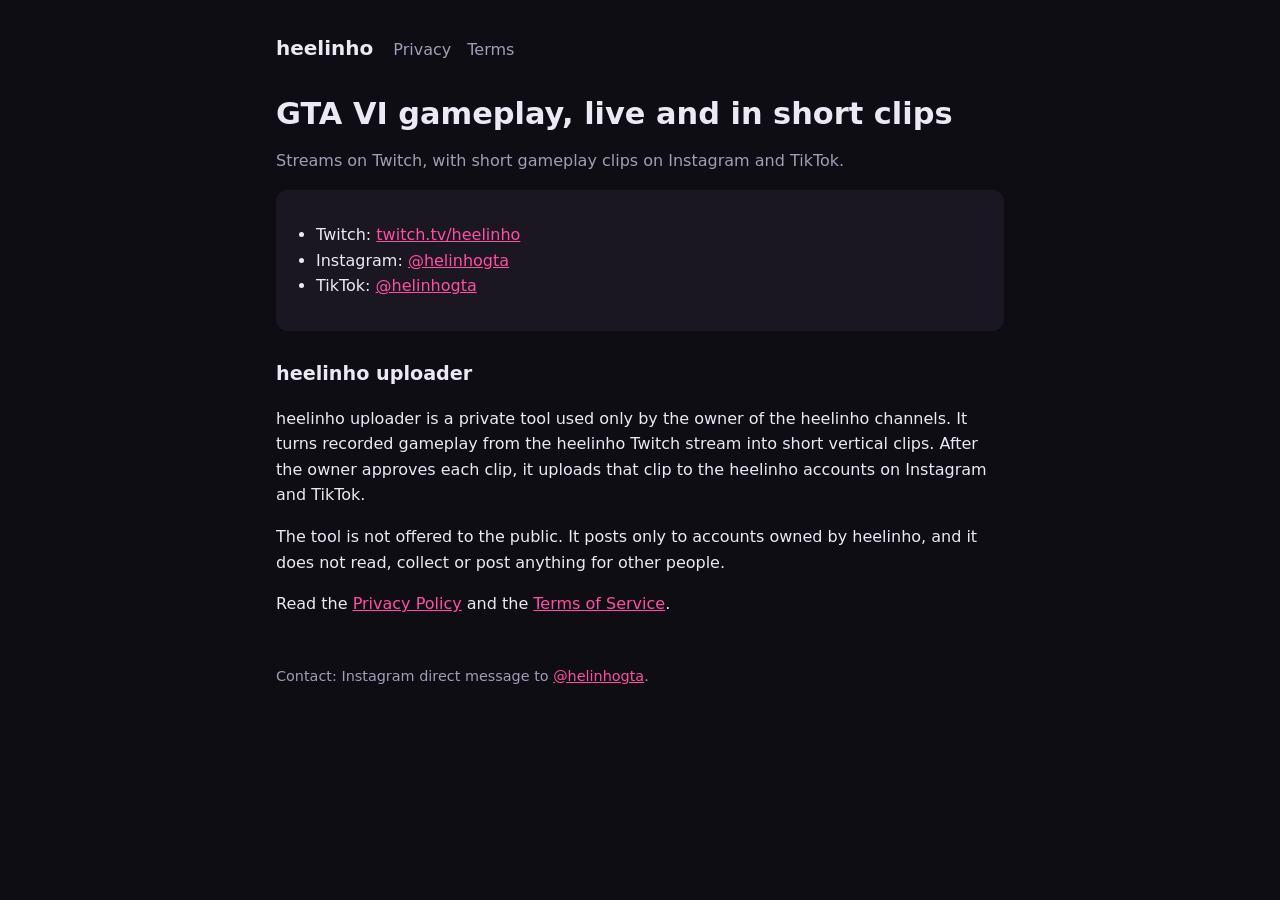
<file: index.html>
<!doctype html>
<html lang="en">
<head>
  <meta charset="utf-8">
  <meta name="viewport" content="width=device-width, initial-scale=1">
  <title>heelinho</title>
  <meta name="description" content="heelinho: GTA VI gameplay streams in Brazilian Portuguese and short clips.">
  <link rel="stylesheet" href="style.css">
</head>
<body>
<main>
  <header>
    <a class="name" href="./">heelinho</a>
    <nav><a href="privacy.html">Privacy</a><a href="terms.html">Terms</a></nav>
  </header>

  <h1>GTA VI gameplay, live and in short clips</h1>
  <p class="muted">Streams on Twitch, with short gameplay clips on Instagram and TikTok.</p>

  <div class="card">
    <ul>
      <li>Twitch: <a href="https://www.twitch.tv/heelinho">twitch.tv/heelinho</a></li>
      <li>Instagram: <a href="https://www.instagram.com/helinhogta">@helinhogta</a></li>
      <li>TikTok: <a href="https://www.tiktok.com/@helinhogta">@helinhogta</a></li>
    </ul>
  </div>

  <h2>heelinho uploader</h2>
  <p>heelinho uploader is a private tool used only by the owner of the heelinho channels.
  It turns recorded gameplay from the heelinho Twitch stream into short vertical clips.
  After the owner approves each clip, it uploads that clip to the heelinho accounts on Instagram and TikTok.</p>
  <p>The tool is not offered to the public. It posts only to accounts owned by heelinho, and it does not read, collect or post anything for other people.</p>
  <p>Read the <a href="privacy.html">Privacy Policy</a> and the <a href="terms.html">Terms of Service</a>.</p>

  <footer>Contact: Instagram direct message to <a href="https://www.instagram.com/helinhogta">@helinhogta</a>.</footer>
</main>
</body>
</html>
</file>
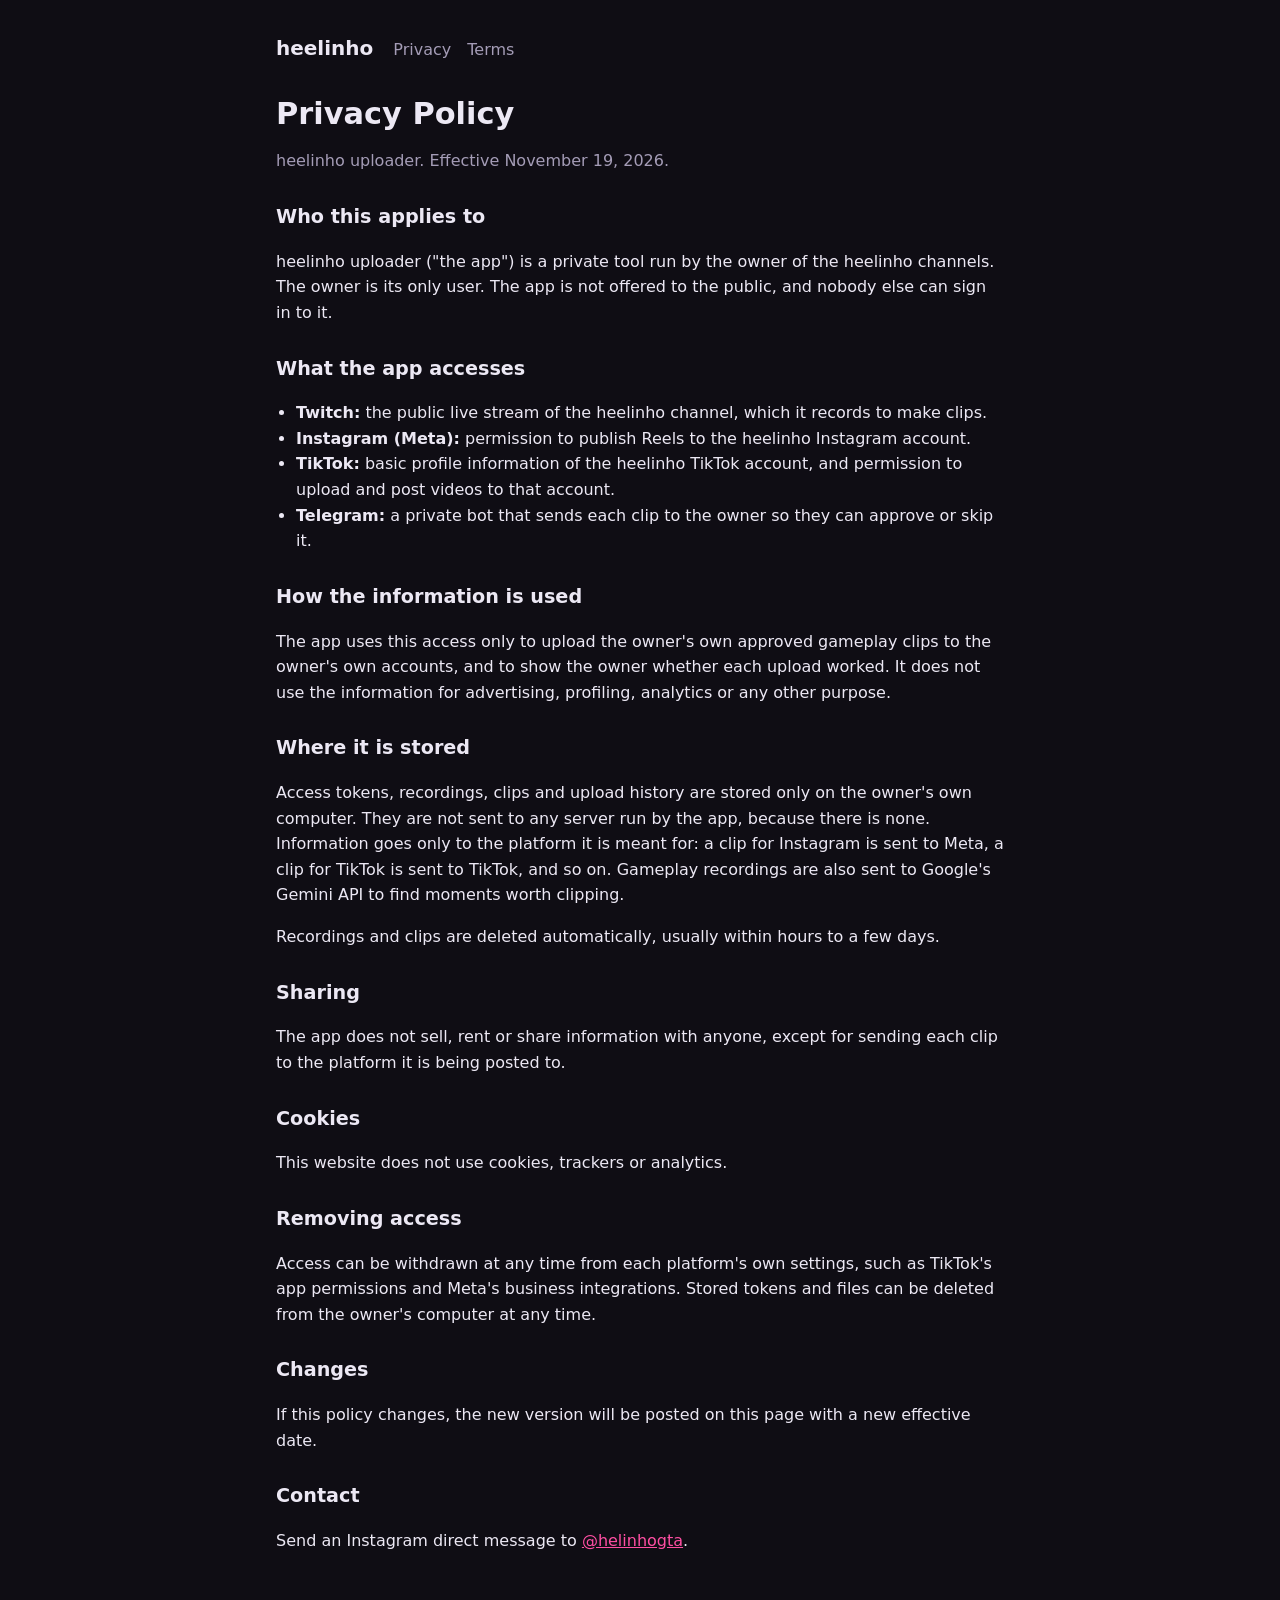
<file: privacy.html>
<!doctype html>
<html lang="en">
<head>
  <meta charset="utf-8">
  <meta name="viewport" content="width=device-width, initial-scale=1">
  <title>Privacy Policy</title>
  <meta name="description" content="Privacy Policy for heelinho uploader.">
  <link rel="stylesheet" href="style.css">
</head>
<body>
<main>
  <header>
    <a class="name" href="./">heelinho</a>
    <nav><a href="privacy.html">Privacy</a><a href="terms.html">Terms</a></nav>
  </header>

  <h1>Privacy Policy</h1>
  <p class="muted">heelinho uploader. Effective November 19, 2026.</p>

  <h2>Who this applies to</h2>
  <p>heelinho uploader ("the app") is a private tool run by the owner of the heelinho channels.
  The owner is its only user. The app is not offered to the public, and nobody else can sign in to it.</p>

  <h2>What the app accesses</h2>
  <ul>
    <li><strong>Twitch:</strong> the public live stream of the heelinho channel, which it records to make clips.</li>
    <li><strong>Instagram (Meta):</strong> permission to publish Reels to the heelinho Instagram account.</li>
    <li><strong>TikTok:</strong> basic profile information of the heelinho TikTok account, and permission to upload and post videos to that account.</li>
    <li><strong>Telegram:</strong> a private bot that sends each clip to the owner so they can approve or skip it.</li>
  </ul>

  <h2>How the information is used</h2>
  <p>The app uses this access only to upload the owner's own approved gameplay clips to the owner's own accounts, and to show the owner whether each upload worked.
  It does not use the information for advertising, profiling, analytics or any other purpose.</p>

  <h2>Where it is stored</h2>
  <p>Access tokens, recordings, clips and upload history are stored only on the owner's own computer.
  They are not sent to any server run by the app, because there is none.
  Information goes only to the platform it is meant for: a clip for Instagram is sent to Meta, a clip for TikTok is sent to TikTok, and so on.
  Gameplay recordings are also sent to Google's Gemini API to find moments worth clipping.</p>
  <p>Recordings and clips are deleted automatically, usually within hours to a few days.</p>

  <h2>Sharing</h2>
  <p>The app does not sell, rent or share information with anyone, except for sending each clip to the platform it is being posted to.</p>


  <h2>Cookies</h2>
  <p>This website does not use cookies, trackers or analytics.</p>

  <h2>Removing access</h2>
  <p>Access can be withdrawn at any time from each platform's own settings, such as TikTok's app permissions and Meta's business integrations.
  Stored tokens and files can be deleted from the owner's computer at any time.</p>

  <h2>Changes</h2>
  <p>If this policy changes, the new version will be posted on this page with a new effective date.</p>

  <h2>Contact</h2>
  <p>Send an Instagram direct message to <a href="https://www.instagram.com/helinhogta">@helinhogta</a>.</p>
</main>
</body>
</html>
</file>
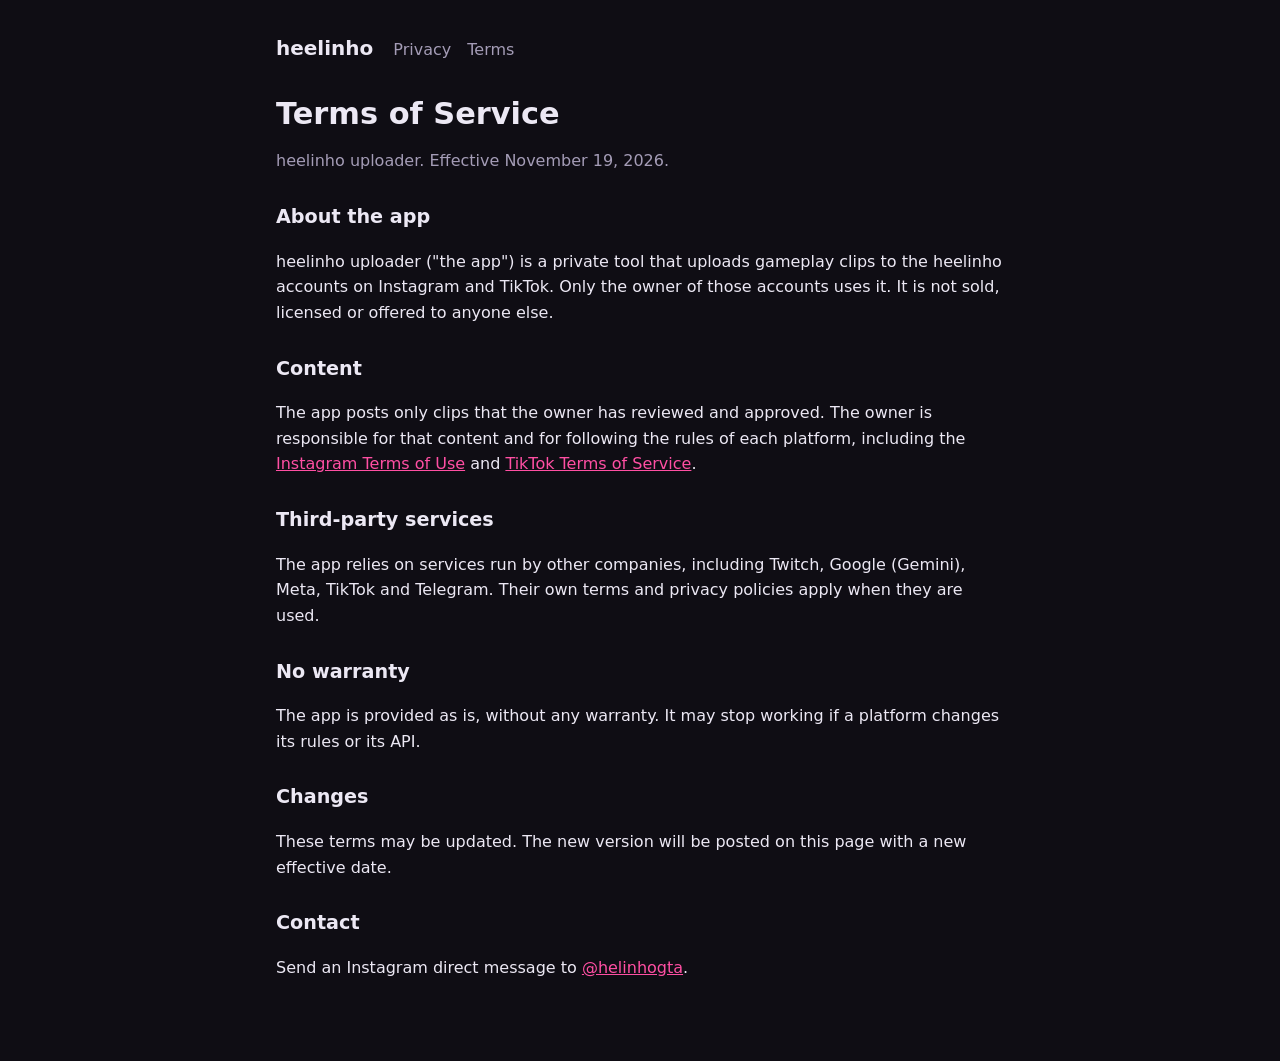
<file: terms.html>
<!doctype html>
<html lang="en">
<head>
  <meta charset="utf-8">
  <meta name="viewport" content="width=device-width, initial-scale=1">
  <title>Terms of Service</title>
  <meta name="description" content="Terms of Service for heelinho uploader.">
  <link rel="stylesheet" href="style.css">
</head>
<body>
<main>
  <header>
    <a class="name" href="./">heelinho</a>
    <nav><a href="privacy.html">Privacy</a><a href="terms.html">Terms</a></nav>
  </header>

  <h1>Terms of Service</h1>
  <p class="muted">heelinho uploader. Effective November 19, 2026.</p>

  <h2>About the app</h2>
  <p>heelinho uploader ("the app") is a private tool that uploads gameplay clips to the heelinho accounts on Instagram and TikTok.
  Only the owner of those accounts uses it. It is not sold, licensed or offered to anyone else.</p>

  <h2>Content</h2>
  <p>The app posts only clips that the owner has reviewed and approved.
  The owner is responsible for that content and for following the rules of each platform, including the
  
  <a href="https://help.instagram.com/581066165581870">Instagram Terms of Use</a> and
  <a href="https://www.tiktok.com/legal/terms-of-service">TikTok Terms of Service</a>.</p>

  <h2>Third-party services</h2>
  <p>The app relies on services run by other companies, including Twitch, Google (Gemini), Meta, TikTok and Telegram.
  Their own terms and privacy policies apply when they are used.</p>

  <h2>No warranty</h2>
  <p>The app is provided as is, without any warranty. It may stop working if a platform changes its rules or its API.</p>

  <h2>Changes</h2>
  <p>These terms may be updated. The new version will be posted on this page with a new effective date.</p>

  <h2>Contact</h2>
  <p>Send an Instagram direct message to <a href="https://www.instagram.com/helinhogta">@helinhogta</a>.</p>
</main>
</body>
</html>
</file>
<file: style.css>
:root {
  --bg: #0f0d14;
  --text: #ece8f4;
  --muted: #a49cb6;
  --accent: #ff4fa3;
  --card: #1a1622;
}
* { box-sizing: border-box; }
body {
  margin: 0;
  background: var(--bg);
  color: var(--text);
  font: 16px/1.6 system-ui, -apple-system, "Segoe UI", Roboto, sans-serif;
}
main { max-width: 760px; margin: 0 auto; padding: 32px 16px 64px; }
header { display: flex; flex-wrap: wrap; gap: 8px 20px; align-items: baseline; margin-bottom: 32px; }
header .name { font-weight: 700; font-size: 1.25rem; color: var(--text); text-decoration: none; }
nav a { color: var(--muted); margin-right: 16px; text-decoration: none; }
nav a:hover, a { color: var(--accent); }
h1 { font-size: 1.9rem; line-height: 1.2; margin: 0 0 8px; }
h2 { font-size: 1.2rem; margin: 28px 0 8px; }
.muted { color: var(--muted); }
.card { background: var(--card); border-radius: 12px; padding: 16px 20px; margin: 16px 0; }
ul { padding-left: 20px; }
footer { margin-top: 48px; color: var(--muted); font-size: 0.9rem; }
</file>
